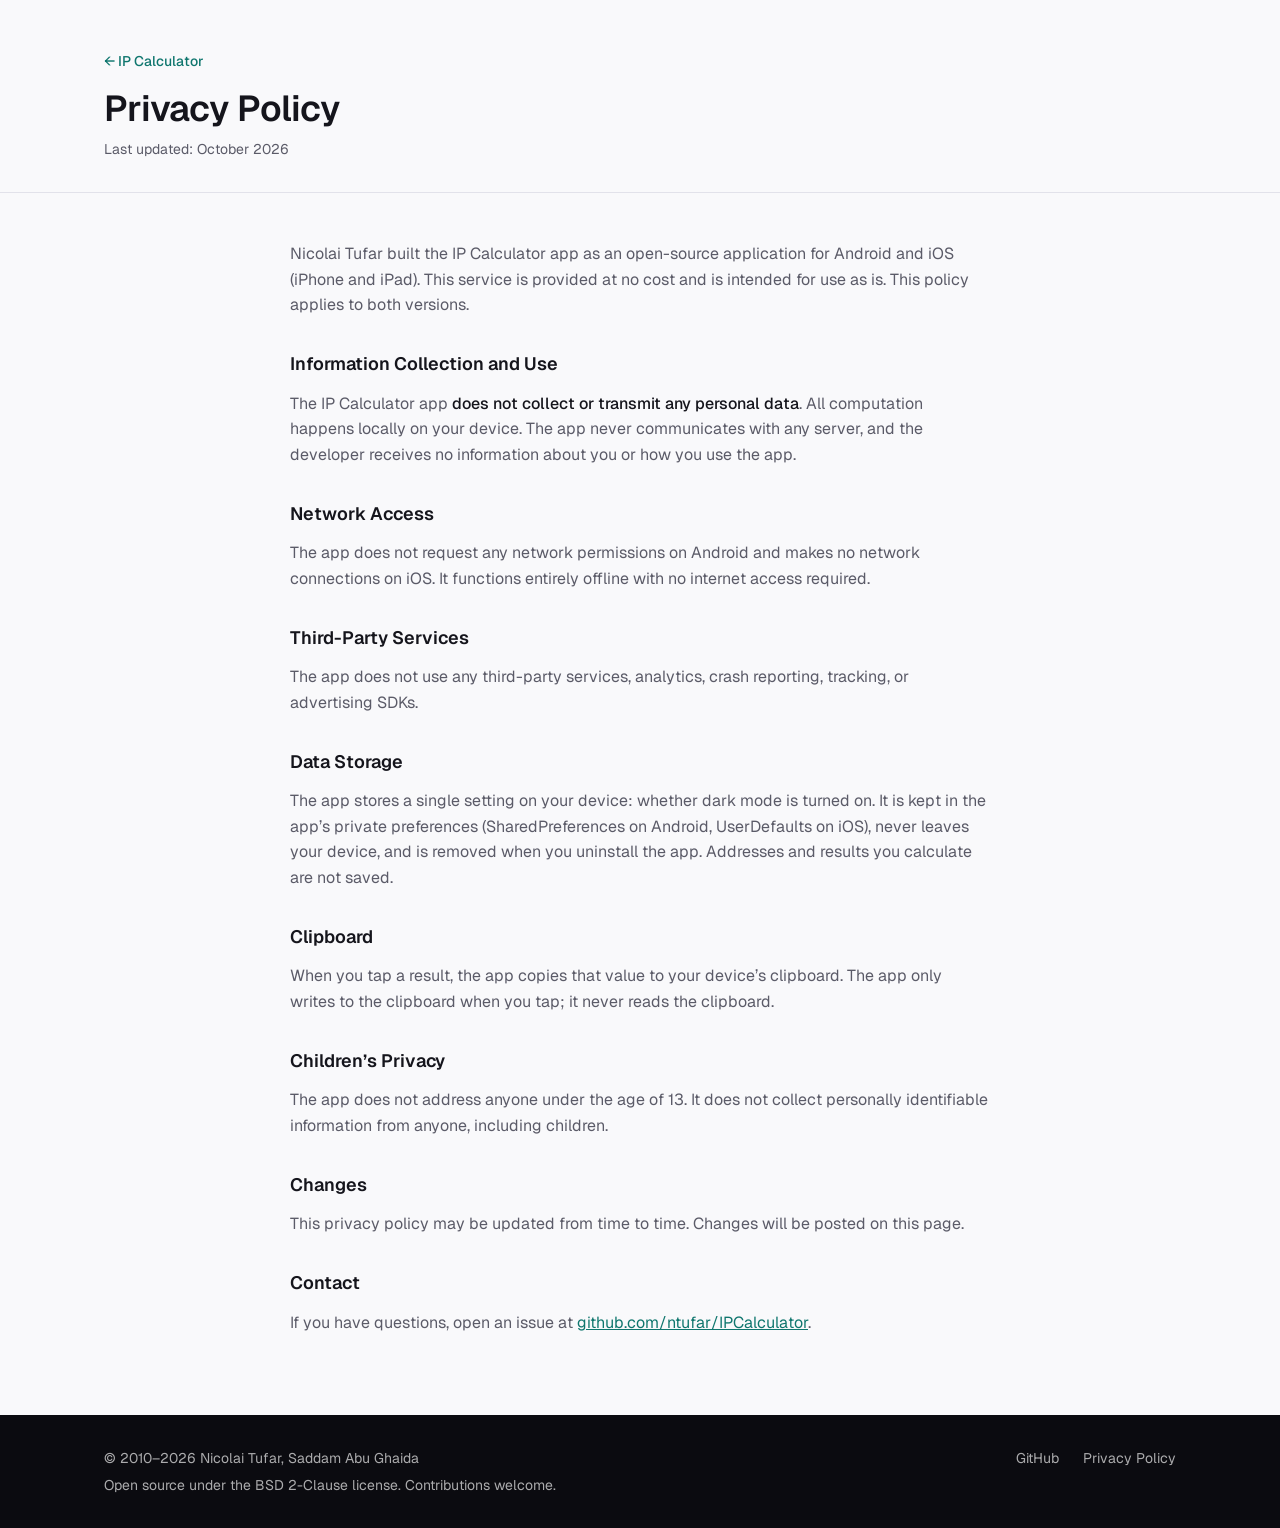
<file: site/privacy.html>
<!DOCTYPE html>
<html lang="en">
<head>
    <meta charset="UTF-8" />
    <meta name="viewport" content="width=device-width, initial-scale=1.0" />
    <title>Privacy Policy &middot; IP Calculator</title>
    <link rel="icon" type="image/png" sizes="64x64" href="favicon.png" />
    <link rel="apple-touch-icon" sizes="180x180" href="apple-touch-icon.png" />
    <link rel="stylesheet" href="css/style.css" />
    <link rel="preconnect" href="https://fonts.googleapis.com" />
    <link rel="preconnect" href="https://fonts.gstatic.com" crossorigin />
    <link href="https://fonts.googleapis.com/css2?family=Geist:wght@400;500;600&family=Geist+Mono:wght@400;500&display=swap" rel="stylesheet" />
</head>
<body>
    <header class="subpage">
        <div class="container">
            <a href="index.html" class="back">&larr; IP Calculator</a>
            <h1>Privacy Policy</h1>
            <p class="subtitle">Last updated: October 2026</p>
        </div>
    </header>

    <main>
        <section class="content">
            <div class="container prose">
                <p>Nicolai Tufar built the IP Calculator app as an open-source application for Android and iOS (iPhone and iPad). This service is provided at no cost and is intended for use as is. This policy applies to both versions.</p>

                <h2>Information Collection and Use</h2>
                <p>The IP Calculator app <strong>does not collect or transmit any personal data</strong>. All computation happens locally on your device. The app never communicates with any server, and the developer receives no information about you or how you use the app.</p>

                <h2>Network Access</h2>
                <p>The app does not request any network permissions on Android and makes no network connections on iOS. It functions entirely offline with no internet access required.</p>

                <h2>Third-Party Services</h2>
                <p>The app does not use any third-party services, analytics, crash reporting, tracking, or advertising SDKs.</p>

                <h2>Data Storage</h2>
                <p>The app stores a single setting on your device: whether dark mode is turned on. It is kept in the app&rsquo;s private preferences (SharedPreferences on Android, UserDefaults on iOS), never leaves your device, and is removed when you uninstall the app. Addresses and results you calculate are not saved.</p>

                <h2>Clipboard</h2>
                <p>When you tap a result, the app copies that value to your device&rsquo;s clipboard. The app only writes to the clipboard when you tap; it never reads the clipboard.</p>

                <h2>Children&rsquo;s Privacy</h2>
                <p>The app does not address anyone under the age of 13. It does not collect personally identifiable information from anyone, including children.</p>

                <h2>Changes</h2>
                <p>This privacy policy may be updated from time to time. Changes will be posted on this page.</p>

                <h2>Contact</h2>
                <p>If you have questions, open an issue at <a href="https://github.com/ntufar/IPCalculator">github.com/ntufar/IPCalculator</a>.</p>
            </div>
        </section>
    </main>

    <footer class="site-footer">
        <div class="container footer-inner">
            <div>
                <p>&copy; 2010&ndash;2026 Nicolai Tufar, Saddam Abu Ghaida</p>
                <p>Open source under the BSD 2-Clause license. Contributions welcome.</p>
            </div>
            <nav class="footer-nav" aria-label="Footer">
                <a href="https://github.com/ntufar/IPCalculator" target="_blank" rel="noopener">GitHub</a>
                <a href="privacy.html">Privacy Policy</a>
            </nav>
        </div>
    </footer>
</body>
</html>
</file>
<file: site/css/style.css>
*,
*::before,
*::after {
    box-sizing: border-box;
    margin: 0;
    padding: 0;
}

/* Design tokens: color (light theme) */
:root {
    --accent: #0f766e;
    --accent-hover: #0b5e58;
    --accent-soft: rgba(15, 118, 110, 0.12);
    --on-accent: #ffffff;
    --bg: #f9f9fb;
    --bg-elevated: #ffffff;
    --bg-muted: #f0f0f5;
    --text: #15151c;
    --text-muted: #5b5b68;
    --ink-muted: #6e6e7c;
    --border: #e2e2ea;
    --danger: #d1343b;
    --ink: #0b0b10;
    --shadow: 0 1px 2px rgba(20, 20, 40, 0.04), 0 12px 32px rgba(40, 30, 90, 0.08);
    color-scheme: light;

    /* Design tokens: type */
    --sans: 'Geist', -apple-system, BlinkMacSystemFont, 'Segoe UI', Roboto, sans-serif;
    --mono: 'Geist Mono', ui-monospace, 'SF Mono', Menlo, Consolas, 'Liberation Mono', monospace;
    --text-xs: 0.75rem;
    --text-sm: 0.875rem;
    --text-md: 1rem;
    --text-lg: 1.125rem;
    --text-xl: 1.5rem;
    --text-2xl: 2.25rem;

    /* Design tokens: spacing (4px base) */
    --space-1: 4px;
    --space-2: 8px;
    --space-3: 12px;
    --space-4: 16px;
    --space-5: 24px;
    --space-6: 32px;
    --space-7: 48px;
    --space-8: 64px;
    --space-9: 88px;

    /* Design tokens: radius */
    --radius-sm: 10px;
    --radius-lg: 16px;
    --radius-pill: 999px;
}

/* Design tokens: color (dark theme) */
@media (prefers-color-scheme: dark) {
    :root {
        --accent: #5eead4;
        --accent-hover: #99f6e4;
        --accent-soft: rgba(94, 234, 212, 0.16);
        --on-accent: #0e0e12;
        --bg: #0e0e12;
        --bg-elevated: #17171e;
        --bg-muted: #1f1f29;
        --text: #eeeef3;
        --text-muted: #a3a3b2;
        --ink-muted: #8c8c9b;
        --border: #2c2c38;
        --danger: #ff7b80;
        --ink: #08080b;
        --shadow: 0 1px 2px rgba(0, 0, 0, 0.4), 0 16px 40px rgba(0, 0, 0, 0.4);
        color-scheme: dark;
    }
}

[hidden] {
    display: none !important;
}

body {
    font-family: var(--sans);
    font-size: var(--text-md);
    line-height: 1.6;
    color: var(--text);
    background: var(--bg);
    -webkit-font-smoothing: antialiased;
}

a {
    color: var(--accent);
}

:focus-visible {
    outline: 2px solid var(--accent);
    outline-offset: 3px;
}

.container {
    max-width: 1120px;
    margin: 0 auto;
    padding: 0 var(--space-5);
}

.skip-link {
    position: absolute;
    left: var(--space-4);
    top: -48px;
    z-index: 30;
    padding: var(--space-2) var(--space-4);
    border-radius: var(--radius-sm);
    background: var(--accent);
    color: var(--on-accent);
    font-weight: 500;
    text-decoration: none;
    transition: top 0.2s;
}

.skip-link:focus {
    top: var(--space-4);
}

/* Header */

.site-header {
    position: sticky;
    top: 0;
    z-index: 10;
    background: color-mix(in srgb, var(--bg) 85%, transparent);
    backdrop-filter: saturate(160%) blur(12px);
    -webkit-backdrop-filter: saturate(160%) blur(12px);
    border-bottom: 1px solid var(--border);
}

.nav {
    display: flex;
    align-items: center;
    justify-content: space-between;
    height: 60px;
}

.brand {
    display: inline-flex;
    align-items: center;
    gap: var(--space-2);
    font-weight: 600;
    letter-spacing: -0.01em;
    color: var(--text);
    text-decoration: none;
}

.brand::before {
    content: '';
    width: 8px;
    height: 8px;
    border-radius: 50%;
    background: var(--accent);
}

.nav-links {
    display: flex;
    gap: var(--space-5);
}

.nav-links a {
    font-size: var(--text-sm);
    color: var(--text-muted);
    text-decoration: none;
    transition: color 0.2s;
}

.nav-links a:hover {
    color: var(--text);
}

/* Intro: copy and calculator */

.intro {
    padding: var(--space-8) 0 var(--space-9);
}

.intro-grid {
    display: grid;
    grid-template-columns: minmax(0, 1fr) minmax(0, 440px);
    align-items: center;
    gap: var(--space-8);
}

.eyebrow {
    font-family: var(--mono);
    font-size: var(--text-sm);
    color: var(--accent);
    margin-bottom: var(--space-4);
}

.intro h1 {
    font-size: clamp(2.25rem, 4.4vw, 3.5rem);
    font-weight: 600;
    letter-spacing: -0.035em;
    line-height: 1.05;
    margin-bottom: var(--space-5);
    text-wrap: balance;
}

.lead {
    max-width: 44ch;
    font-size: var(--text-lg);
    color: var(--text-muted);
    margin-bottom: var(--space-6);
}

.hero-actions {
    display: flex;
    flex-wrap: wrap;
    align-items: center;
    gap: var(--space-5);
}

.text-link {
    font-size: var(--text-sm);
    font-weight: 500;
    color: var(--text);
    text-decoration: none;
    padding-bottom: 2px;
    border-bottom: 1px solid var(--border);
    transition: color 0.2s, border-color 0.2s;
}

.text-link:hover {
    color: var(--accent);
    border-color: var(--accent);
}

/* Buttons */

.button {
    display: inline-block;
    padding: 12px 22px;
    border: 1px solid transparent;
    border-radius: var(--radius-pill);
    background: var(--accent);
    color: var(--on-accent);
    font-size: 0.9375rem;
    font-weight: 500;
    text-decoration: none;
    transition: background 0.2s, transform 0.15s;
}

.button:hover {
    background: var(--accent-hover);
}

.button:active {
    transform: scale(0.98);
}

/* Calculator */

.calc-card {
    padding: var(--space-5);
    background: var(--bg-elevated);
    border: 1px solid var(--border);
    border-radius: var(--radius-lg);
    box-shadow: var(--shadow);
}

.field-label {
    display: block;
    font-size: var(--text-sm);
    font-weight: 500;
    color: var(--text-muted);
    margin-bottom: var(--space-3);
}

.ip-row {
    display: flex;
    align-items: center;
    gap: 6px;
}

.octet,
.prefix {
    font-family: var(--mono);
    font-size: 1.375rem;
    font-weight: 500;
    text-align: center;
    color: var(--text);
    background: var(--bg-muted);
    border: 1px solid transparent;
    border-radius: var(--radius-sm);
    height: 56px;
    min-width: 0;
    outline: none;
    transition: border-color 0.2s, box-shadow 0.2s, background 0.2s;
    -moz-appearance: textfield;
}

.octet {
    flex: 1 1 0;
    max-width: 96px;
    padding: 0 4px;
}

.prefix {
    flex: 0 0 88px;
    padding: 0 4px;
    color: var(--accent);
}

.prefix::-webkit-outer-spin-button,
.prefix::-webkit-inner-spin-button {
    -webkit-appearance: none;
    margin: 0;
}

.octet:focus,
.prefix:focus {
    border-color: var(--accent);
    background: var(--bg-elevated);
    box-shadow: 0 0 0 3px var(--accent-soft);
}

.octet[aria-invalid="true"],
.prefix[aria-invalid="true"] {
    border-color: var(--danger);
    color: var(--danger);
}

.sep {
    flex: 0 0 auto;
    width: 8px;
    font-family: var(--mono);
    font-size: 1.375rem;
    color: var(--ink-muted);
    text-align: center;
}

.sep.slash {
    width: 14px;
    color: var(--accent);
}

.range {
    -webkit-appearance: none;
    appearance: none;
    width: 100%;
    height: 4px;
    margin-top: var(--space-5);
    border-radius: var(--radius-pill);
    background: linear-gradient(to right, var(--accent) 0%, var(--accent) var(--fill, 75%), var(--bg-muted) var(--fill, 75%));
    outline: none;
    cursor: pointer;
}

.range::-webkit-slider-thumb {
    -webkit-appearance: none;
    width: 20px;
    height: 20px;
    border-radius: 50%;
    background: var(--bg-elevated);
    border: 2px solid var(--accent);
    box-shadow: 0 1px 3px rgba(0, 0, 0, 0.2);
}

.range:focus-visible::-webkit-slider-thumb {
    box-shadow: 0 0 0 4px var(--accent-soft);
}

.range::-moz-range-thumb {
    width: 18px;
    height: 18px;
    border-radius: 50%;
    background: var(--bg-elevated);
    border: 2px solid var(--accent);
}

.range-scale {
    display: flex;
    justify-content: space-between;
    margin-top: var(--space-2);
    font-family: var(--mono);
    font-size: var(--text-xs);
    color: var(--ink-muted);
}

.error {
    margin-top: var(--space-4);
    padding: 10px 14px;
    border-radius: var(--radius-sm);
    background: color-mix(in srgb, var(--danger) 10%, transparent);
    color: var(--danger);
    font-size: var(--text-sm);
}

.network {
    display: flex;
    align-items: center;
    justify-content: space-between;
    gap: var(--space-4);
    margin-top: var(--space-6);
    padding: var(--space-4) var(--space-5);
    border-radius: var(--radius-lg);
    background: var(--accent);
    color: var(--on-accent);
}

.network-label {
    font-size: var(--text-sm);
    font-weight: 500;
    opacity: 0.85;
}

.network-value {
    padding: 2px var(--space-2);
    border: 0;
    border-radius: 8px;
    background: none;
    color: inherit;
    font-family: var(--mono);
    font-size: clamp(1.125rem, 3.6vw, 1.5rem);
    font-weight: 500;
    cursor: pointer;
    transition: background 0.2s;
}

.network-value:hover,
.network-value:focus-visible {
    background: color-mix(in srgb, var(--on-accent) 14%, transparent);
    outline: none;
}

.results {
    display: grid;
    grid-template-columns: repeat(2, minmax(0, 1fr));
    gap: var(--space-2);
    margin-top: var(--space-2);
}

.result {
    display: flex;
    flex-direction: column;
    align-items: flex-start;
    gap: var(--space-1);
    min-width: 0;
    padding: var(--space-3) var(--space-4);
    text-align: left;
    font: inherit;
    color: inherit;
    background: var(--bg-muted);
    border: 1px solid transparent;
    border-radius: var(--radius-sm);
    cursor: pointer;
    transition: border-color 0.2s, transform 0.1s;
}

.result:hover {
    border-color: var(--accent);
}

.result:active {
    transform: scale(0.98);
}

.result:focus-visible {
    outline-offset: 2px;
}

.result.wide {
    grid-column: 1 / -1;
}

.result-label {
    font-size: var(--text-xs);
    font-weight: 500;
    color: var(--text-muted);
}

.result-value {
    font-family: var(--mono);
    font-size: 0.9375rem;
    font-weight: 500;
    color: var(--text);
    overflow-wrap: anywhere;
}

.result.binary .result-value {
    width: 100%;
    font-size: 0.8125rem;
    white-space: nowrap;
    overflow-x: auto;
}

.hint {
    margin-top: var(--space-4);
    text-align: center;
    font-size: 0.8125rem;
    color: var(--ink-muted);
}

.toast {
    position: fixed;
    left: 50%;
    bottom: var(--space-6);
    z-index: 20;
    transform: translateX(-50%);
    padding: 10px 18px;
    border-radius: var(--radius-pill);
    background: var(--ink);
    color: #ffffff;
    font-size: var(--text-sm);
    font-weight: 500;
    box-shadow: var(--shadow);
    animation: toast-in 0.2s ease-out;
}

@keyframes toast-in {
    from { opacity: 0; transform: translate(-50%, 8px); }
    to { opacity: 1; transform: translate(-50%, 0); }
}

/* Features: specification list */

.features,
.apps {
    padding: var(--space-9) 0;
    border-top: 1px solid var(--border);
}

.features h2,
.apps h2 {
    font-size: var(--text-xl);
    font-weight: 600;
    letter-spacing: -0.02em;
    line-height: 1.2;
    margin-bottom: var(--space-3);
}

.features h2 {
    margin-bottom: var(--space-6);
}

.spec-list {
    border-bottom: 1px solid var(--border);
}

.spec-row {
    display: grid;
    grid-template-columns: minmax(0, 1fr) minmax(0, 2fr);
    gap: var(--space-5);
    padding: var(--space-5) 0;
    border-top: 1px solid var(--border);
}

.spec-row dt {
    font-weight: 500;
    color: var(--text);
}

.spec-row dd {
    color: var(--text-muted);
}

/* Apps */

.section-lead {
    max-width: 52ch;
    margin-bottom: var(--space-6);
    color: var(--text-muted);
}

.store-badges {
    display: flex;
    flex-wrap: wrap;
    align-items: center;
    gap: var(--space-4);
}

.store-link {
    display: block;
    border-radius: var(--radius-sm);
    transition: transform 0.2s, opacity 0.2s;
}

.store-link:hover {
    transform: translateY(-2px);
    opacity: 0.9;
}

.store-link img {
    display: block;
    width: auto;
    height: 60px;
}

/* Footer */

.site-footer {
    padding: var(--space-6) 0;
    background: var(--ink);
    color: rgba(255, 255, 255, 0.66);
    font-size: var(--text-sm);
}

.site-footer a {
    color: rgba(255, 255, 255, 0.66);
    text-decoration: none;
}

.site-footer a:hover {
    color: #ffffff;
}

.site-footer :focus-visible {
    outline-color: #ffffff;
}

.footer-inner {
    display: flex;
    flex-wrap: wrap;
    align-items: flex-start;
    justify-content: space-between;
    gap: var(--space-4);
}

.footer-inner p + p {
    margin-top: var(--space-1);
}

.footer-nav {
    display: flex;
    gap: var(--space-5);
}

/* Content page (privacy) */

header.subpage {
    padding: var(--space-7) 0 var(--space-6);
    border-bottom: 1px solid var(--border);
}

.subpage h1 {
    font-size: var(--text-2xl);
    font-weight: 600;
    letter-spacing: -0.02em;
    line-height: 1.15;
    margin-bottom: var(--space-2);
}

.subtitle {
    font-size: var(--text-sm);
    color: var(--text-muted);
}

.back {
    display: inline-block;
    margin-bottom: var(--space-4);
    font-size: var(--text-sm);
    font-weight: 500;
    color: var(--accent);
    text-decoration: none;
}

.content {
    padding: var(--space-7) 0 var(--space-8);
}

.prose {
    max-width: 68ch;
}

.prose h2 {
    margin-top: var(--space-6);
    margin-bottom: var(--space-3);
    font-size: var(--text-lg);
    font-weight: 600;
}

.prose p {
    margin-bottom: var(--space-4);
    color: var(--text-muted);
}

.prose strong {
    font-weight: 500;
    color: var(--text);
}

.prose a {
    color: var(--accent);
}

/* Responsive */

@media (max-width: 899px) {
    .intro {
        padding: var(--space-7) 0 var(--space-8);
    }

    .intro-grid {
        grid-template-columns: minmax(0, 1fr);
        gap: var(--space-6);
    }

    .lead {
        margin-bottom: var(--space-5);
    }
}

@media (max-width: 719px) {
    .results {
        grid-template-columns: minmax(0, 1fr);
    }
}

@media (max-width: 559px) {
    .container {
        padding: 0 var(--space-4);
    }

    .nav-links {
        gap: var(--space-4);
    }

    .nav-links a[href="#features"] {
        display: none;
    }

    .intro {
        padding: var(--space-6) 0 var(--space-7);
    }

    .calc-card {
        padding: var(--space-4) var(--space-3);
    }

    .octet,
    .prefix {
        height: 52px;
        font-size: 1.125rem;
    }

    .sep {
        width: 6px;
        font-size: 1.125rem;
    }

    .sep.slash {
        width: 10px;
    }

    .ip-row {
        gap: 3px;
    }

    .prefix {
        flex-basis: 68px;
    }

    .network {
        flex-direction: column;
        align-items: flex-start;
        gap: 6px;
    }

    .network-value {
        margin-left: calc(var(--space-2) * -1);
    }

    .features,
    .apps {
        padding: var(--space-8) 0;
    }

    .spec-row {
        grid-template-columns: minmax(0, 1fr);
        gap: var(--space-1);
        padding: var(--space-4) 0;
    }
}

@media (prefers-reduced-motion: reduce) {
    *,
    *::before,
    *::after {
        transition: none !important;
        animation: none !important;
    }
}
</file>
